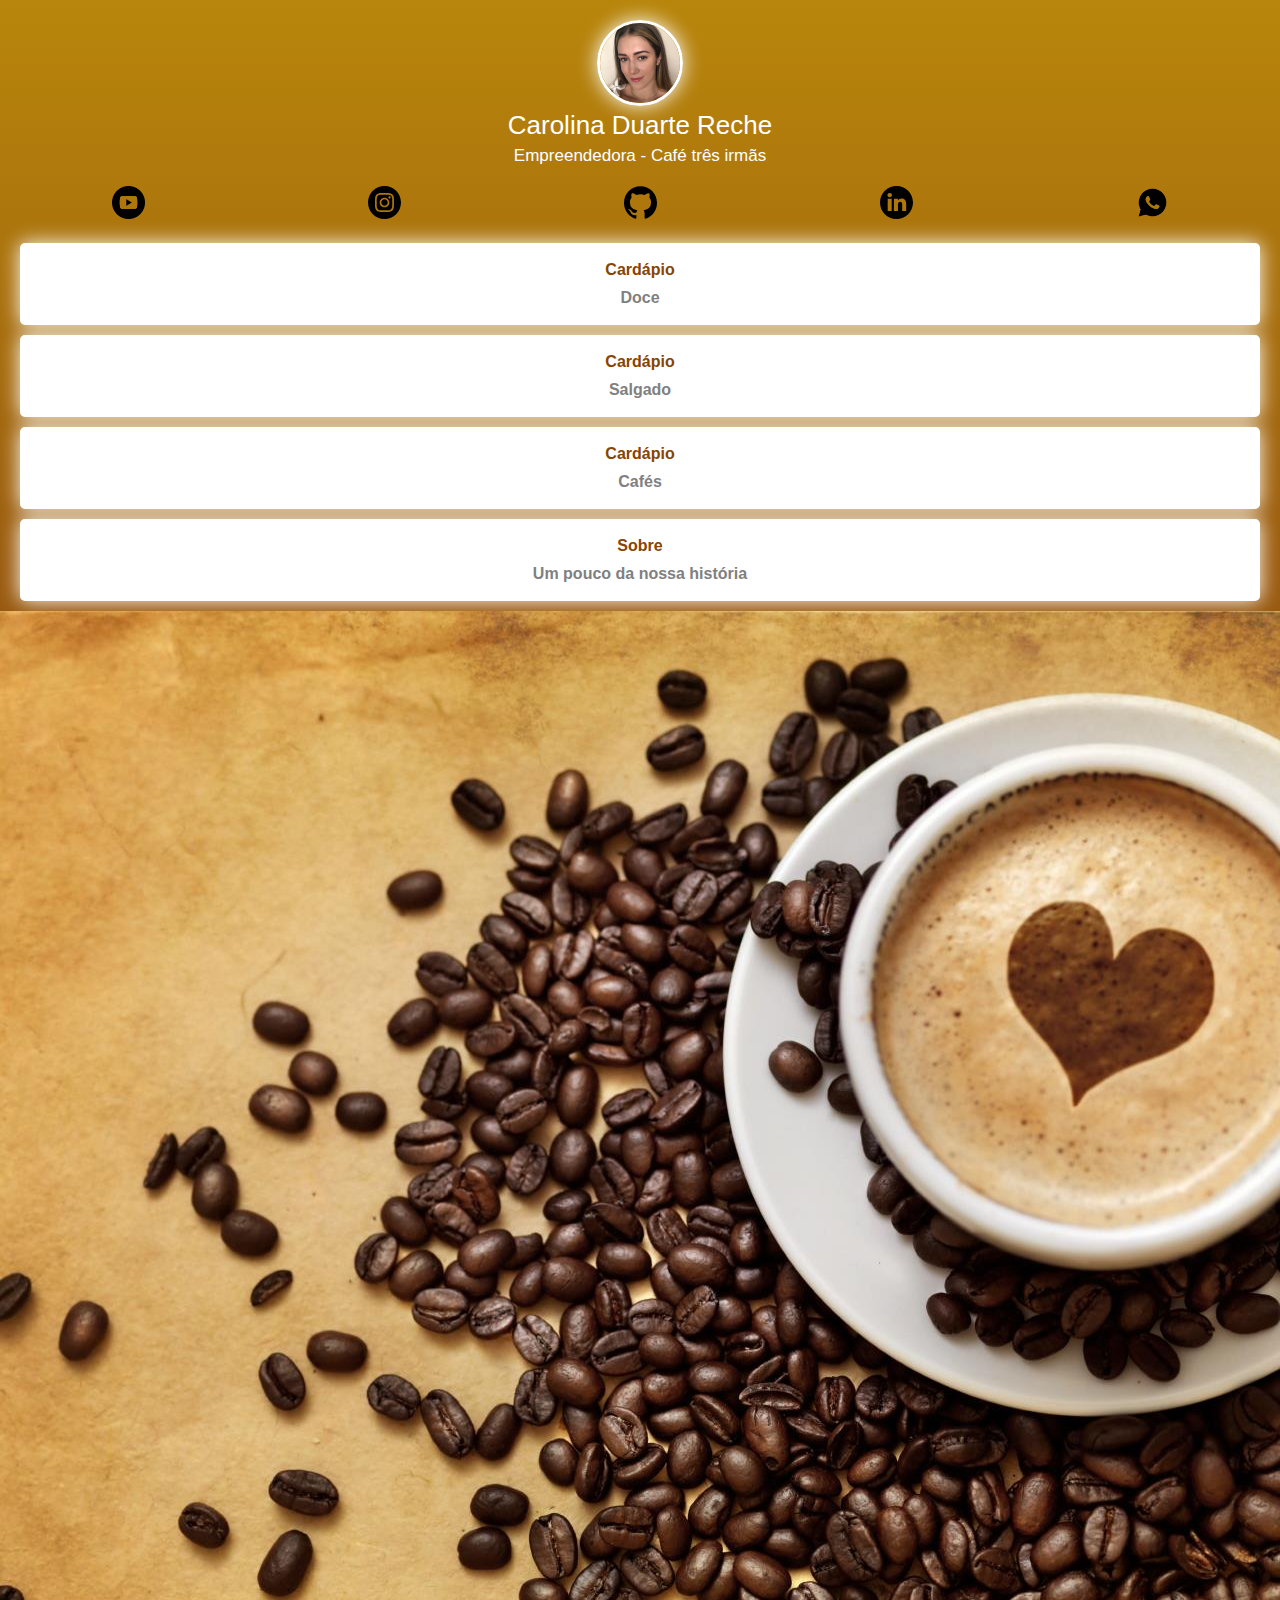
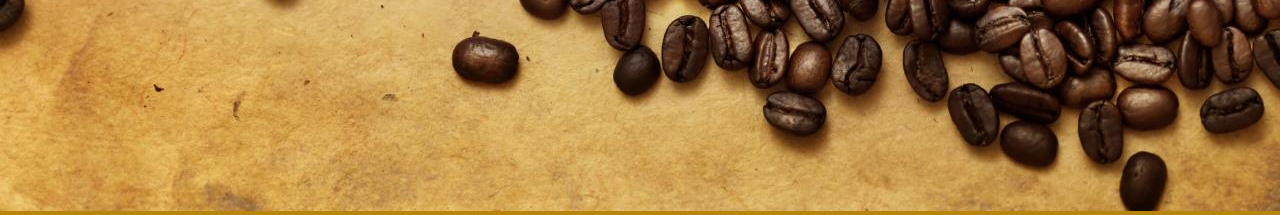
<file: index.html>
<!DOCTYPE html>
<html lang="en">
<head>
    <meta charset="UTF-8">
    <meta http-equiv="X-UA-Compatible" content="IE=edge">
    <meta name="viewport" content="width=device-width, initial-scale=1.0">

    <title>Linktree</title>

    <link rel="stylesheet" href="css/style.css">

</script>

</head>
<body>

    <div class="profile">
        <div img src="img/cafe.jpg">
        <div class=“texto”> 


    <img src="img/lolzera.jpg" alt="Carol" class="avatar">
    
    <h1>Carolina Duarte Reche</h1>
    <h2>Empreendedora - Café três irmãs</h2>

</div>

    <ul class="social" >
    <li>
    <a href="https://www.youtube.com/">
        <img src="img/youtube.png" alt="Youtube">
    </a>
    </li>

    <li>
    <a href="https://www.instagram.com/">
        <img src="img/insta.svg" alt="Instagram">
    </a>
    </li>

    <li>
    <a href="https://github.com/">
        <img src="img/github.svg" alt="Github">
    </a>
    </li>

    <li>
    <a href="https://www.linkedin.com/">
        <img src="img/linkedin.svg" alt="Linkedin">
    </a>
    </li>

    <li>
    <a href="https://web.whatsapp.com/">
        <img src="img/whatsapp.png" alt="Whatsapp">
    </a>
    </li>





</ul>
    
<ul class="links-list">
    <li>
        <a href="">
            Cardápio 
            <span>Doce</span>
        </a>
    </li>

    <li>
        <a href="">
            Cardápio 
            <span> Salgado</span>
        </a>
    </li>

    <li>
        <a href="">
            Cardápio 
            <span> Cafés</span>
        </a>
    </li>

    <li>
        <a href="">
            Sobre
            <span> Um pouco da nossa história</span>
        </a>
    </li>
</ul>

<div>
    <img src="img/cafe.jpg" alt="Cafe" class="fundo">

</div>

</body>
</html>
</file>
<file: css/style.css>
* {
    margin: 0;
    padding: 0;
}


html, body {
    height: 100%;
}

body{
    background: #884401;
    background-image: linear-gradient(to bottom, #B8860B, #8B4513);
    color: white;
    font-size: medium;
    font-family: Arial, Helvetica, sans-serif;
    font-weight: 100;
}

.avatar{
    width: 80px;
    border-radius: 50px;
    border: 3px solid white;
    box-shadow: 0 0 20px white;
}

h1 {
    font-family: Arial, Helvetica, sans-serif;
    font-weight: 100;
    font-size: 26px;
    margin-bottom: 5px;
    

}

h2 {
    margin-top: 5px;
    font-weight: 100;
    font-size: 17px;
}

.profile{
    margin-top: 20px;
    text-align: center;
}

.social {
    display: flex;
    justify-content: space-around;
    list-style: none;
    margin: 20px 0;
}

.social img{
    width: 33px;
}

.links-list {
    list-style: none;
}

.links-list li{
    margin: 10px 20px;
}

.links-list li a {
    display: block;
    background-color: white;
    padding: 15px;
    border-radius: 5px;
    border: 3px solid white;
    box-shadow: 0 0 20px white;
    text-decoration: none;
    color: #884401;
    font-weight: bold;
}

.links-list li a span{
    color: gray;
    display: block;
    margin-top: 10px;
}
</file>
